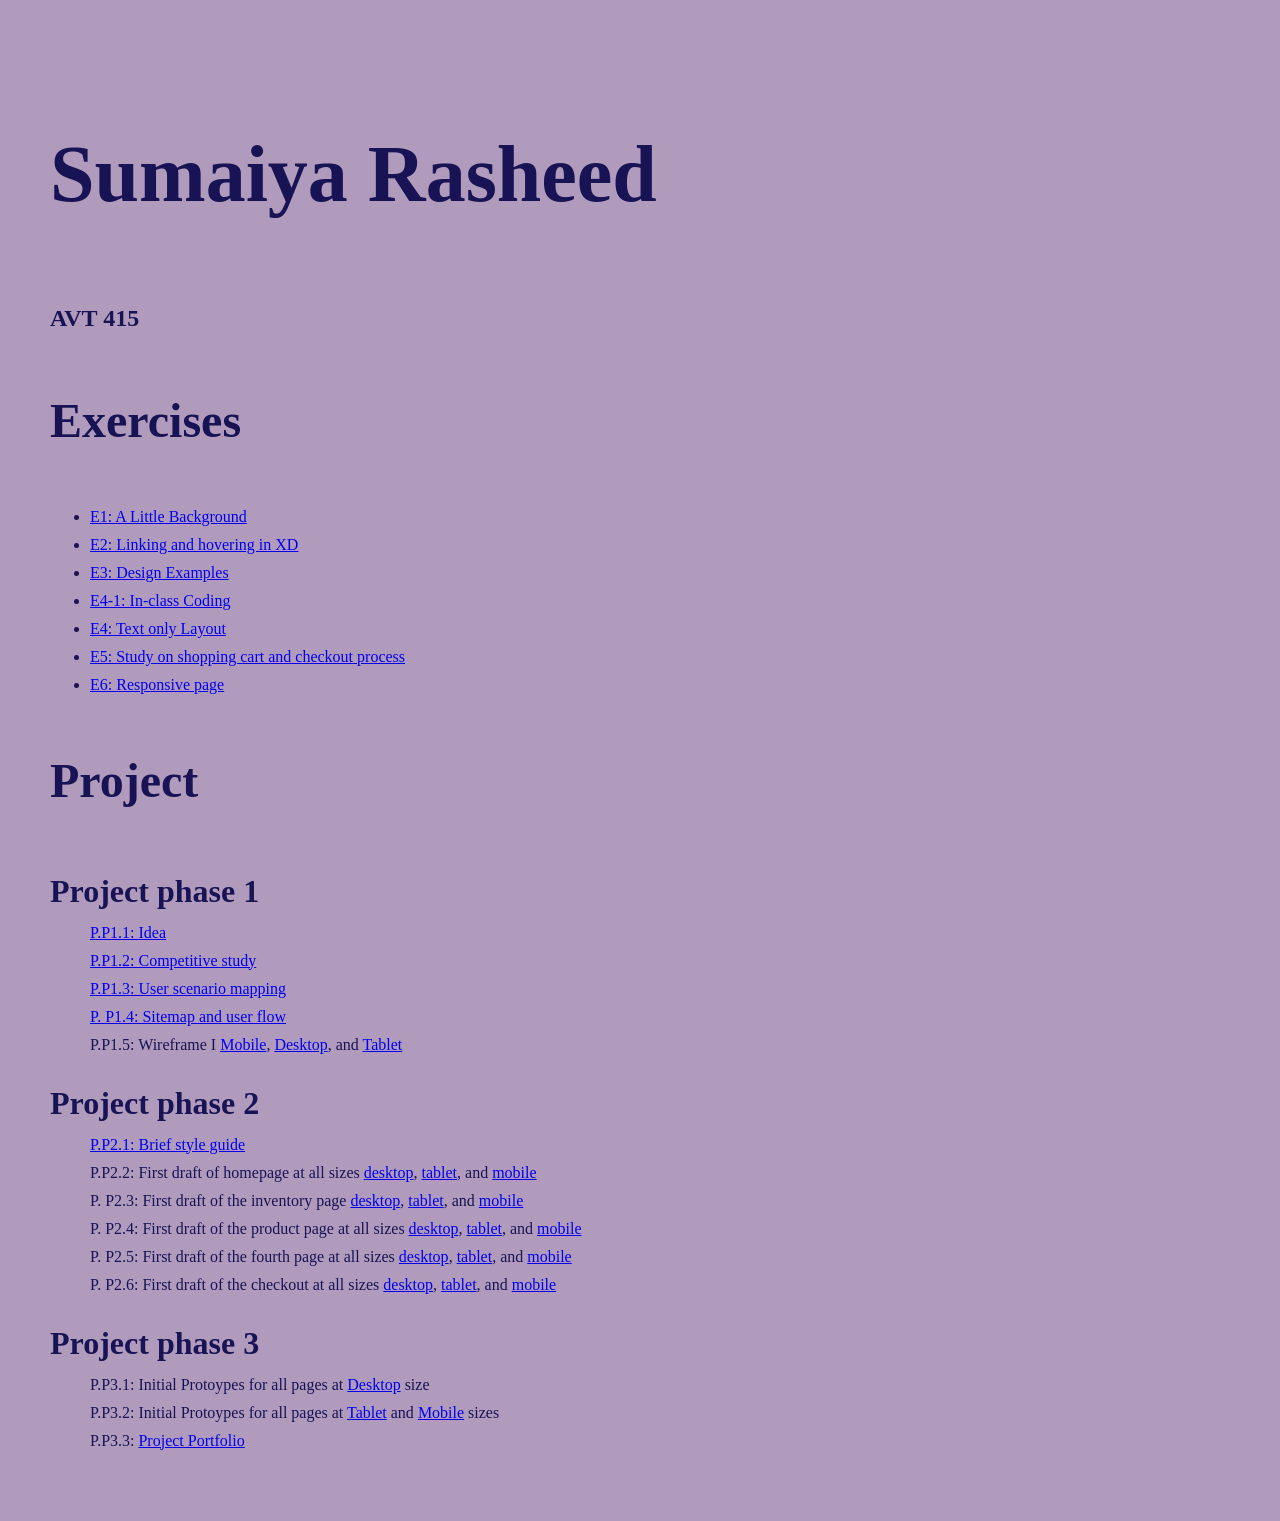
<file: index.html>
<!doctype html>
<html>
<head>
<meta charset="UTF-8">
<meta name="viewport" content="width=device-width, initial-scale=1.0">
<title>Course work of Sumaiya Rasheed</title>
<link rel="stylesheet" href="css/main.css">
</head>

<body>
<h1>Sumaiya Rasheed</h1>
	<h4>AVT 415</h4>
		<div class="column"><h2>Exercises</h2>
			<ul>
			<li><a href="https://www.figma.com/proto/SxTZbPqr4UMIvLpiRtdLYS/E1%3A-A-little-background?t=hX9mR5JKq9ofvq3g-1" target="_blank">E1: A Little Background</a></li> 
			<li><a href="https://www.figma.com/proto/SxTZbPqr4UMIvLpiRtdLYS/E1%3A-A-little-background?t=hX9mR5JKq9ofvq3g-1" target="_blank">E2: Linking and hovering in XD </a></li>
			<li><a href="https://www.figma.com/proto/jpfZCH3EzS0fYyeRN8XP50/E3%3A-Design-Examples?node-id=2-8&p=f&t=zOTcPVzpUDEDgO4E-0&scaling=contain&content-scaling=fixed&page-id=0%3A1" target="_blank">E3: Design Examples</a></li>
			<li><a href="ex/e4/E4-1- In-class Coding.html">E4-1: In-class Coding</a></li>
			<li><a href="ex/E4- Text only layout.html">E4: Text only Layout</a></li>
			<li><a href="https://www.figma.com/proto/RrvtR3Tm4kFkx5BiHc0UdK/E5%3A-Study-on-shopping-cart-and-checkout-process?node-id=1-2&p=f&t=Th0tTZTuwXaKFxNQ-1&scaling=scale-down&content-scaling=fixed&page-id=0%3A1" target="_blank">E5: Study on shopping cart and checkout process</a><br>
			  </li>
			<li><a href="for_students/index.html">E6: Responsive page</a>&nbsp;</li>
            </ul>
		</div>
		
<h2>Project</h2>
	
			<dl>
			<dt>Project phase 1</dt>
				
			<dd><a href="p_process/ideas.html" >P.P1.1: Idea</a></dd><dd>
			<a href="https://www.figma.com/proto/bF72ke6CYsKykys5XcTyxV/P.-P1.2%3A-Competitive-study?node-id=1-2&p=f&t=Z86DSOqtoH0KCL0Z-1&scaling=contain&content-scaling=fixed&page-id=0%3A1" target="_blank">
			P.P1.2: Competitive study</a></dd>
			<dd><a href="p_process/P. P1.3- User scenario mapping.html">P.P1.3: User scenario mapping</a></dd>
			<dd><a href="https://www.figma.com/proto/D4iFkZWWFhSL4TDz3UuvCN/P.-P1.4%3A-Sitemap-and-user-flow?node-id=1-5&p=f&t=sWCkD3aCrVR9KCwz-1&scaling=contain&content-scaling=fixed&page-id=0%3A1" target="new">P. P1.4: Sitemap and user flow</a></dd>
			<dd>P.P1.5: Wireframe I			  <a href="https://mymasonportal.gmu.edu/webapps/blackboard/content/listContent.jsp?course_id=_533736_1&content_id=_20500696_1#" data-ally-external-id="content:_20500698_1" data-ally-upload-type="RichContent" title="Alternative formats"><a href="https://www.figma.com/proto/JdW0GqUkBTnzb4Kgbnh2HC/P.-P1.5%3A-Wireframe-I?node-id=1-2&p=f&t=WvEDSI0px9ZPKk0a-1&scaling=scale-down&content-scaling=fixed&page-id=0%3A1" target="_blank">Mobile</a>, <a href="https://www.figma.com/proto/kjlUuf0ZVpfLITYPeYXgt7/P.-P1.5%3A-Wireframe-2?node-id=3-2&t=QiXEQPID3mO1zLTH-1&scaling=contain&content-scaling=fixed&page-id=0%3A1" target="_blank">Desktop</a>, and <a href="https://www.figma.com/proto/dayEoKnCAM4yelIjQ4cpHG/P.-P1.5%3A-Wireframe-3?node-id=2-5&p=f&t=SCGIk7IMk62nhYAo-1&scaling=scale-down&content-scaling=fixed&page-id=0%3A1" target="_blank">Tablet</a><br>
			  </a></dd>
			
			</dl>
		
			<dl>
<dt>Project phase 2</dt>
			<dd><a href="https://www.figma.com/proto/KgwjEukdU1KeWGuk9ZQqnj/P.-P2.1%3A-Brief-style-guide?node-id=2-4&p=f&t=VyFpapDYZKDJADCZ-1&scaling=contain&content-scaling=fixed&page-id=0%3A1" target="blank">P.P2.1: Brief style guide</a>
			</dd>
			<dd>P.P2.2: First draft of homepage at all sizes <a href="https://www.figma.com/proto/BoJEUPIwLtRKWpWsY4fjqu/P.-P2.2--First-draft-of-homepage-desktop?node-id=1-32&p=f&t=DloKovOEpZcWVKfk-1&scaling=scale-down-width&content-scaling=fixed&page-id=0%3A1" target="_blank">desktop</a>, <a href="https://www.figma.com/proto/o0SuZn98YxN6geLSDb6EUS/P.P2.2--First-draft-of-homepage-tablet?node-id=1-32&p=f&t=zhk1m5MKzmn13tmP-1&scaling=min-zoom&content-scaling=fixed&page-id=0%3A1" target="_blank">tablet</a>, and <a href="https://www.figma.com/proto/yr9em6SauLMMO3Lyg6KmTl/P.P2.2--First-draft-of-homepage-mobile?node-id=1-2&p=f&t=uVoC0qBb65dIfTfZ-1&scaling=min-zoom&content-scaling=fixed&page-id=0%3A1" target="_blank">mobile</a></dd>
			<dd>P. P2.3: First draft of the inventory page <a href="https://www.figma.com/proto/cBZGGhNU2vbB04bcz0pDjJ/P.-P2.3--First-draft-of-the-inventory-pageP.-P2.3--First-draft-of-the-inventory-page-desktop?node-id=1-27&p=f&t=OmZSm7QIPdnU4beP-1&scaling=scale-down-width&content-scaling=fixed&page-id=0%3A1" target="_blank">desktop</a>, <a href="https://www.figma.com/proto/WPAKkCCYlQeVyoyh7iet1F/P.-P2.3--First-draft-of-the-inventory-page-tablet?node-id=1-22&p=f&t=pP7r8t1zpgO5nTwx-1&scaling=min-zoom&content-scaling=fixed&page-id=0%3A1" target="_blank">tablet</a>, and <a href="https://www.figma.com/proto/MkxjO5o2REsIMC0Vlbptez/P.-P2.3--First-draft-of-the-inventory-page-mobile?node-id=1-17&t=6HO8UlzvwKdUWngq-1&scaling=min-zoom&content-scaling=fixed&page-id=0%3A1" target="_blank">mobile</a></dd>
			<dd>P. P2.4: First draft of the product page at all sizes <a href="https://www.figma.com/proto/IVS6i1DEKrbYVhzLEt3MtP/P.-P2.4--First-draft-of-the-product-page-desktop?node-id=1-59&p=f&t=bsdb6GaY7kR61EMn-1&scaling=scale-down-width&content-scaling=fixed&page-id=0%3A1" target="_blank">desktop</a>, <a href="https://www.figma.com/proto/b7Rvl4Dai7rcXmGiWgxAYO/P.-P2.4--First-draft-of-the-product-page-tablet?node-id=1-29&p=f&t=zLnw1euDS3metBOH-1&scaling=min-zoom&content-scaling=fixed&page-id=0%3A1" target="_blank">tablet</a>, and <a href="https://www.figma.com/proto/ggqgvGdNEH6AC3ZkzJdFwG/P.-P2.4--First-draft-of-the-product-page-mobile?node-id=1-9&t=MiOmbVxXaapnELmn-1&scaling=min-zoom&content-scaling=fixed&page-id=0%3A1" target="_blank">mobile</a></dd>
			<dd>P. P2.5: First draft of the fourth page at all sizes <a href="https://www.figma.com/proto/EibMdR552rak5BZ3a6xUbp/P.-P2.5--First-draft-of-the-fourth-page-desktop?node-id=1-29&p=f&t=l3PWVVG3QNpapxUM-1&scaling=scale-down-width&content-scaling=fixed&page-id=0%3A1" target="_blank">desktop</a>, <a href="https://www.figma.com/proto/9erEXmFzs3zsIes5Y6QEYC/P.-P2.5--First-draft-of-the-fourth-page-tablet?node-id=1-22&p=f&t=fAqnBlgwNjMNvDAW-1&scaling=min-zoom&content-scaling=fixed&page-id=0%3A1" target="_blank">tablet</a>, and <a href="https://www.figma.com/proto/dxSyVvnf0fA5hYlL2HCMZe/P.-P2.5--First-draft-of-the-fourth-page-mobile?node-id=1-2&t=soPBGHTlmH3gE0va-1&scaling=min-zoom&content-scaling=fixed&page-id=0%3A1" target="_blank">mobile</a></dd>
			<dd>P. P2.6: First draft of the checkout at all sizes <a href="https://www.figma.com/proto/BVJmeXYQvbranG0cpEaJnU/P.-P2.6--First-draft-of-the-checkout-desktop?node-id=1-14&p=f&t=WZPty7T4J9BHpl5r-1&scaling=scale-down-width&content-scaling=fixed&page-id=0%3A1" target="_blank">desktop</a>, <a href="https://www.figma.com/proto/ayyUiksRvaeOyHDhNlmNlY/P.-P2.6--First-draft-of-the-checkout-tablet?node-id=1-7&p=f&t=vPguwJzDh92vIgoh-1&scaling=min-zoom&content-scaling=fixed&page-id=0%3A1" target="_blank">tablet</a>, and <a href="https://www.figma.com/proto/IWbWllrOejjas8Kqb96uhX/P.-P2.6--First-draft-of-the-checkout-mobile?node-id=1-7&p=f&t=PM3ZxWCWOUnvRoP9-1&scaling=min-zoom&content-scaling=fixed&page-id=0%3A1" target="_blank">mobile</a></dd>
</dl>
			<dl>
				
<dt>Project phase 3</dt>
			<dd>P.P3.1: Initial Protoypes for all pages at <a href="https://www.figma.com/proto/ZhyNf8qyzjFXV93pKaUXHq/Desktop?node-id=1-2&t=6g0B50WEMurkooTB-1&scaling=scale-down-width&content-scaling=fixed&page-id=0%3A1&starting-point-node-id=54%3A201" target="_blank">Desktop</a> size </dd>
			<dd>P.P3.2: Initial Protoypes for all pages at <a href="https://www.figma.com/proto/WeOTtQClgMci2XHh1dj55P/Tablet?node-id=1-2&p=f&t=2JmWK1PdyhcgXDu8-1&scaling=min-zoom&content-scaling=fixed&page-id=0%3A1" target="_blank">Tablet</a> and <a href="https://www.figma.com/proto/BFK4BeoUnI0VKrntXQ1Z1B/Mobile?node-id=1-2&p=f&t=9qvmJYCzElhSfa5U-1&scaling=min-zoom&content-scaling=fixed&page-id=0%3A1" target="_blank">Mobile</a> sizes</dd>
			<dd>P.P3.3: <a href="https://www.figma.com/proto/WbmWFaYqRRMqKvluIW0kBk/Project-Portfolio?node-id=1-2&p=f&t=RpKs0akmby1ercJh-1&scaling=contain&content-scaling=fixed&page-id=0%3A1" target="_blank">Project Portfolio</a></dd>
			
</body>
</html>
</file>
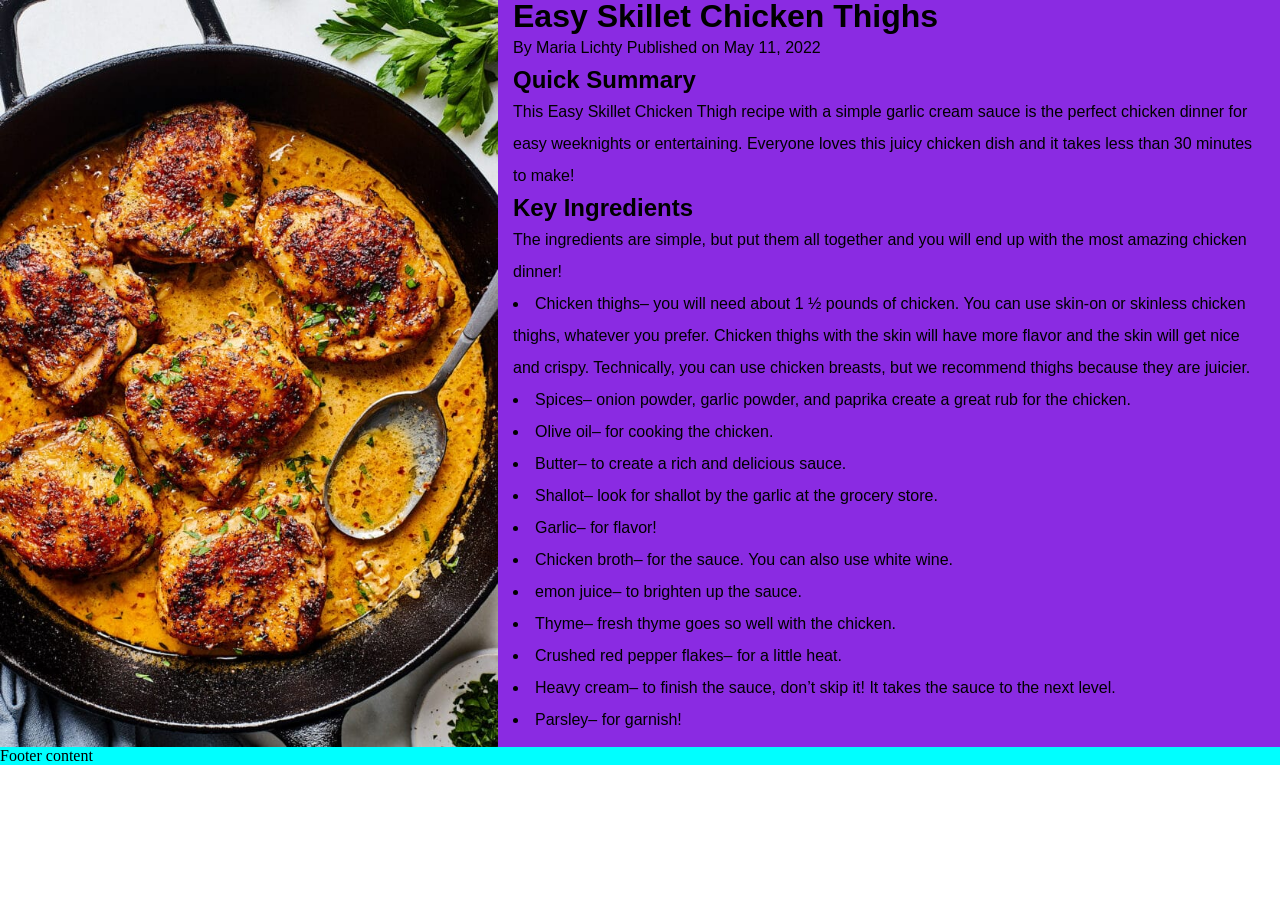
<file: for_students/index.html>
<!doctype html>
<html>
<head>
<meta charset="UTF-8">
<meta>
<meta name="viewport" content="width=device-width, initial-scale=1.0" />
<title>Responive web page</title>
<link rel="stylesheet" href="style.css">
</head>

<body>
	<div id="recipe">
		<img src="Chicken.jpeg" alt=""> 
																						  
		<div id="summary">
		<h1>Easy Skillet Chicken Thighs</h1>
		<div id="author">By Maria Lichty
		Published on May 11, 2022</div>
		<h2>Quick Summary</h2>

<p>This Easy Skillet Chicken Thigh recipe with a simple garlic cream sauce is the perfect chicken dinner for easy weeknights or entertaining. Everyone loves this juicy chicken dish and it takes less than 30 minutes to make!</p>

<h2>Key Ingredients</h2>
<p>The ingredients are simple, but put them all together and you will end up with the most amazing chicken dinner!</p>
<li>Chicken thighs– you will need about 1 ½ pounds of chicken. You can use skin-on or skinless chicken thighs, whatever you prefer. Chicken thighs with the skin will have more flavor and the skin will get nice and crispy. Technically, you can use chicken breasts, but we recommend thighs because they are juicier.</li>
<li>Spices– onion powder, garlic powder, and paprika create a great rub for the chicken.</li>
<li>Olive oil– for cooking the chicken.</li>
<li>Butter– to create a rich and delicious sauce.</li>
<li>Shallot– look for shallot by the garlic at the grocery store.</li>
<li>Garlic– for flavor!</li>
<li>Chicken broth– for the sauce. You can also use white wine.</li>
<li>emon juice– to brighten up the sauce.</li>
<li>Thyme– fresh thyme goes so well with the chicken.</li>
<li>Crushed red pepper flakes– for a little heat.</li>
<li>Heavy cream– to finish the sauce, don’t skip it! It takes the sauce to the next level.</li>
<li>Parsley– for garnish!</lil>
	    </div>
</div>
	<footer>
		<p>Footer content</p>
	</footer>

</body>
</html>
</file>
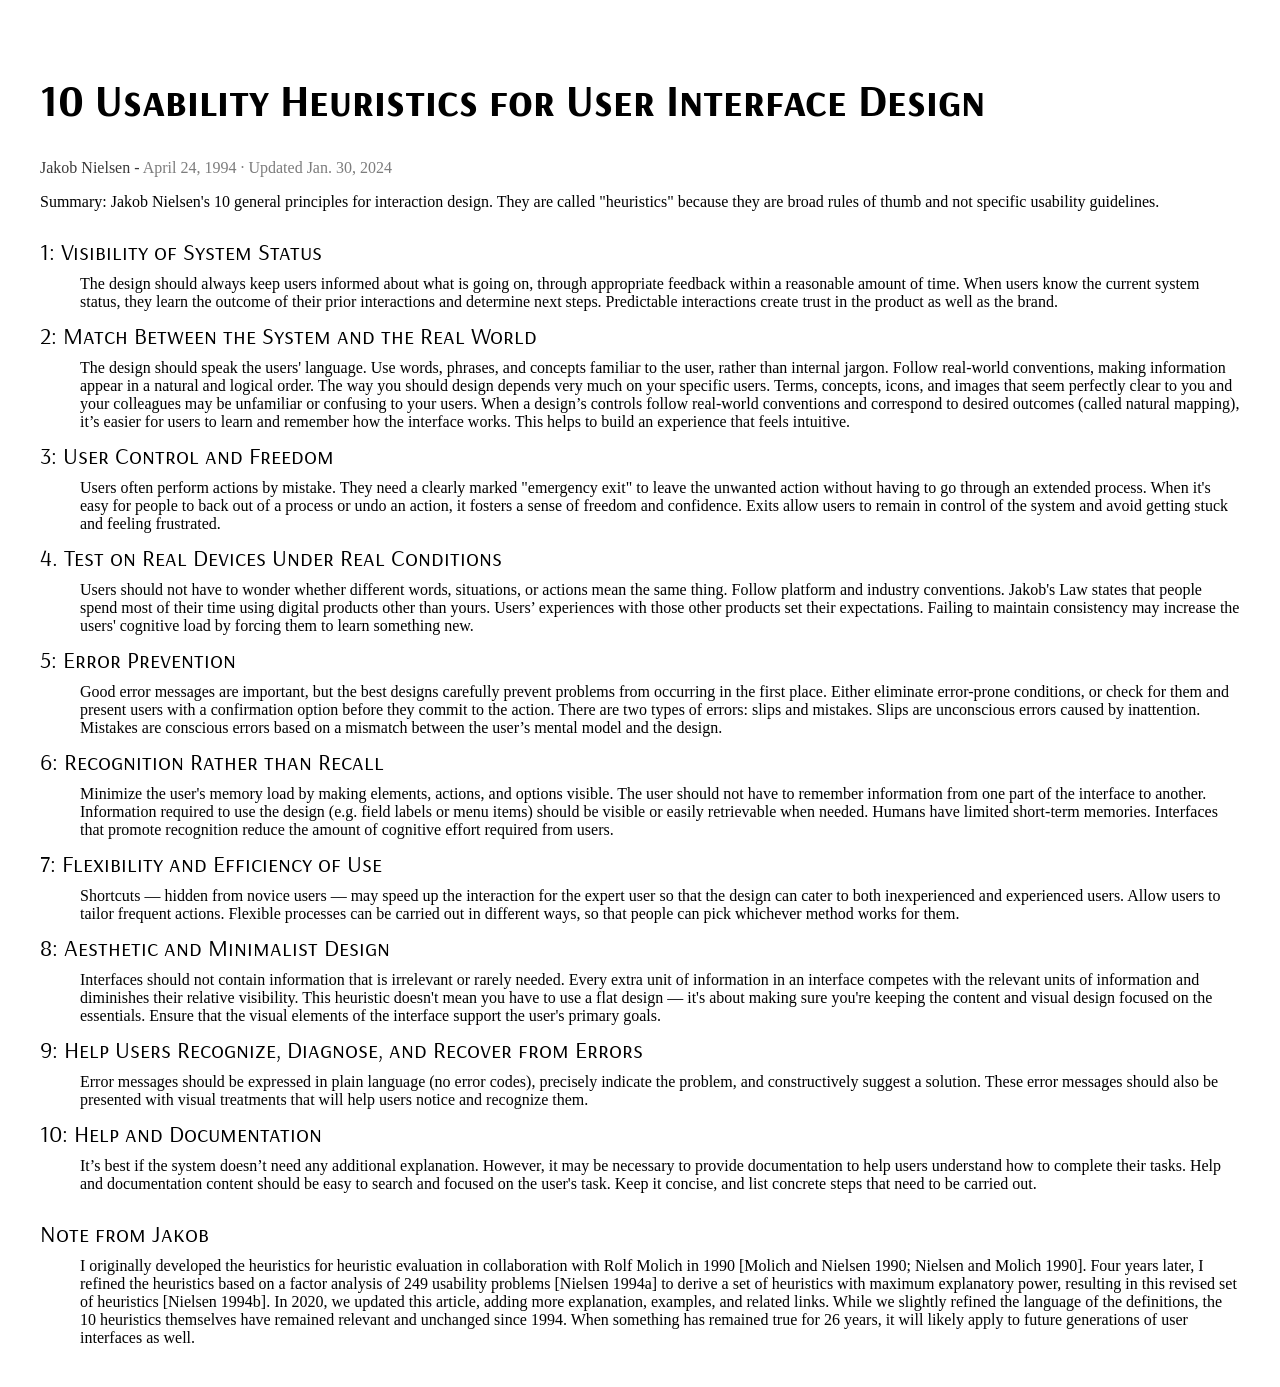
<file: ex/E4- Text only layout.html>
<!doctype html>
<html>
<head>
<meta charset="UTF-8">
<title>E4: Text only layout</title>
<link href="../css/E4- Text only layout.css" rel="stylesheet" type="text/css">
<link rel="preconnect" href="https://fonts.googleapis.com">
<link rel="preconnect" href="https://fonts.gstatic.com" crossorigin>
<link href="https://fonts.googleapis.com/css2?family=Arsenal+SC:ital,wght@0,400;0,700;1,400;1,700&family=Modak&family=Playfair:ital,opsz,wght@0,5..1200,300..900;1,5..1200,300..900&display=swap" rel="stylesheet">
</head>

<body>
<article>
	
	<h1>10 Usability Heuristics for User Interface Design</h1>
	<p class="author">Jakob Nielsen - <span class="date">April 24, 1994 · Updated Jan. 30, 2024</span></p>
	<p>Summary:  Jakob Nielsen's 10 general principles for interaction design. They are called "heuristics" because they are broad rules of thumb and not specific usability guidelines.</p>
	
	<dl>
			<dt>1: Visibility of System Status</dt>
		
			<dd>The design should always keep users informed about what is going on, through appropriate feedback within a reasonable amount of time. When users know the current system status, they learn the outcome of their prior interactions and determine next steps. Predictable interactions create trust in the product as well as the brand.</dd>
		
			<dt>2: Match Between the System and the Real World</dt>
		
			<dd>The design should speak the users' language. Use words, phrases, and concepts familiar to the user, rather than internal jargon. Follow real-world conventions, making information appear in a natural and logical order. The way you should design depends very much on your specific users. Terms, concepts, icons, and images that seem perfectly clear to you and your colleagues may be unfamiliar or confusing to your users. When a design’s controls follow real-world conventions and correspond to desired outcomes (called natural mapping), it’s easier for users to learn and remember how the interface works. This helps to build an experience that feels intuitive.</dd>
		
			<dt>3: User Control and Freedom</dt>
		
			<dd>Users often perform actions by mistake. They need a clearly marked "emergency exit" to leave the unwanted action without having to go through an extended process. When it's easy for people to back out of a process or undo an action, it fosters a sense of freedom and confidence. Exits allow users to remain in control of the system and avoid getting stuck and feeling frustrated.</dd>
		
			<dt>4. Test on Real Devices Under Real Conditions</dt>
		
			<dd>Users should not have to wonder whether different words, situations, or actions mean the same thing. Follow platform and industry conventions. Jakob's Law states that people spend most of their time using digital products other than yours. Users’ experiences with those other products set their expectations. Failing to maintain consistency may increase the users' cognitive load by forcing them to learn something new.</dd>
		
		    <dt>5: Error Prevention</dt>
		
			<dd>Good error messages are important, but the best designs carefully prevent problems from occurring in the first place. Either eliminate error-prone conditions, or check for them and present users with a confirmation option before they commit to the action. There are two types of errors: slips and mistakes. Slips are unconscious errors caused by inattention. Mistakes are conscious errors based on a mismatch between the user’s mental model and the design.</dd>
		
			<dt>6: Recognition Rather than Recall</dt>
		
			<dd>Minimize the user's memory load by making elements, actions, and options visible. The user should not have to remember information from one part of the interface to another. Information required to use the design (e.g. field labels or menu items) should be visible or easily retrievable when needed. Humans have limited short-term memories. Interfaces that promote recognition reduce the amount of cognitive effort required from users.</dd>
		
			<dt>7: Flexibility and Efficiency of Use</dt>
		
			<dd>Shortcuts — hidden from novice users — may speed up the interaction for the expert user so that the design can cater to both inexperienced and experienced users. Allow users to tailor frequent actions. Flexible processes can be carried out in different ways, so that people can pick whichever method works for them.</dd>
		
			<dt>8: Aesthetic and Minimalist Design</dt>
		
			<dd>Interfaces should not contain information that is irrelevant or rarely needed. Every extra unit of information in an interface competes with the relevant units of information and diminishes their relative visibility. This heuristic doesn't mean you have to use a flat design — it's about making sure you're keeping the content and visual design focused on the essentials. Ensure that the visual elements of the interface support the user's primary goals.</dd>
		
			<dt>9: Help Users Recognize, Diagnose, and Recover from Errors</dt>
		
			<dd>Error messages should be expressed in plain language (no error codes), precisely indicate the problem, and constructively suggest a solution. These error messages should also be presented with visual treatments that will help users notice and recognize them.</dd>
		
			<dt>10: Help and Documentation</dt>
		
			<dd>It’s best if the system doesn’t need any additional explanation. However, it may be necessary to provide documentation to help users understand how to complete their tasks. Help and documentation content should be easy to search and focused on the user's task. Keep it concise, and list concrete steps that need to be carried out.</dd>
  </dl>
	
			<dt>Note from Jakob</dt>
			
			<dd>I originally developed the heuristics for heuristic evaluation in collaboration with Rolf Molich in 1990 [Molich and Nielsen 1990; Nielsen and Molich 1990]. Four years later, I refined the heuristics based on a factor analysis of 249 usability problems [Nielsen 1994a] to derive a set of heuristics with maximum explanatory power, resulting in this revised set of heuristics [Nielsen 1994b]. In 2020, we updated this article, adding more explanation, examples, and related links. While we slightly refined the language of the definitions, the 10 heuristics themselves have remained relevant and unchanged since 1994. When something has remained true for 26 years, it will likely apply to future generations of user interfaces as well.</dd>
	
</article>	
</body>
</html>
</file>
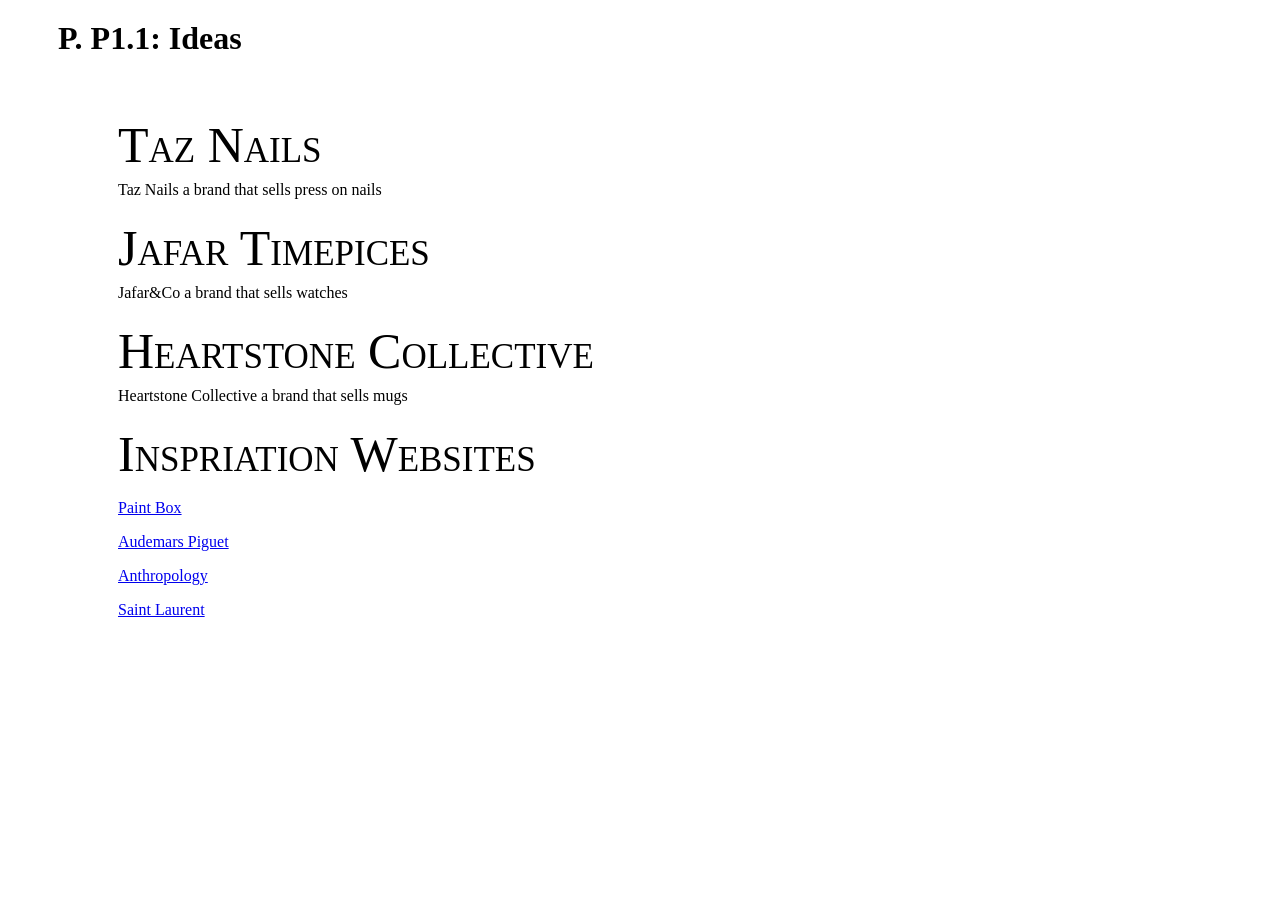
<file: p_process/ideas.html>
<!doctype html>
<html>
<head>
<meta charset="UTF-8">
<title>P. P1.1: Ideas</title>
<link href="../css/ideas.css" rel="stylesheet" type="text/css">
</head>

<body>
<h1>P. P1.1: Ideas</h1>
<p>&nbsp;</p>
	<h2>Taz Nails</h2>
<p1>Taz Nails a brand that sells press on nails</p1>
	<h2>Jafar Timepices</h2>
		<p1>Jafar&amp;Co a brand that sells watches</p1>
	<h2>Heartstone Collective</h2>
		<p1>Heartstone Collective a brand that sells mugs</p1>
<h2>Inspriation Websites</h2>
		<p2>
		  <p><a href="https://paint-box.com/" target="_blank">Paint Box</a></p>
		  <p><a href="https://www.audemarspiguet.com/com/en/home.html" target="_blank">Audemars Piguet</a></p>
		  <p><a href="https://www.anthropologie.com/anthrohome/?brand-switch=1&ref=tab" target="_blank">Anthropology</a></p>
		  <p><a href="https://www.ysl.com/en-us" target="_blank">Saint Laurent</a></p>
		</p2>
</body>
</html>
</file>
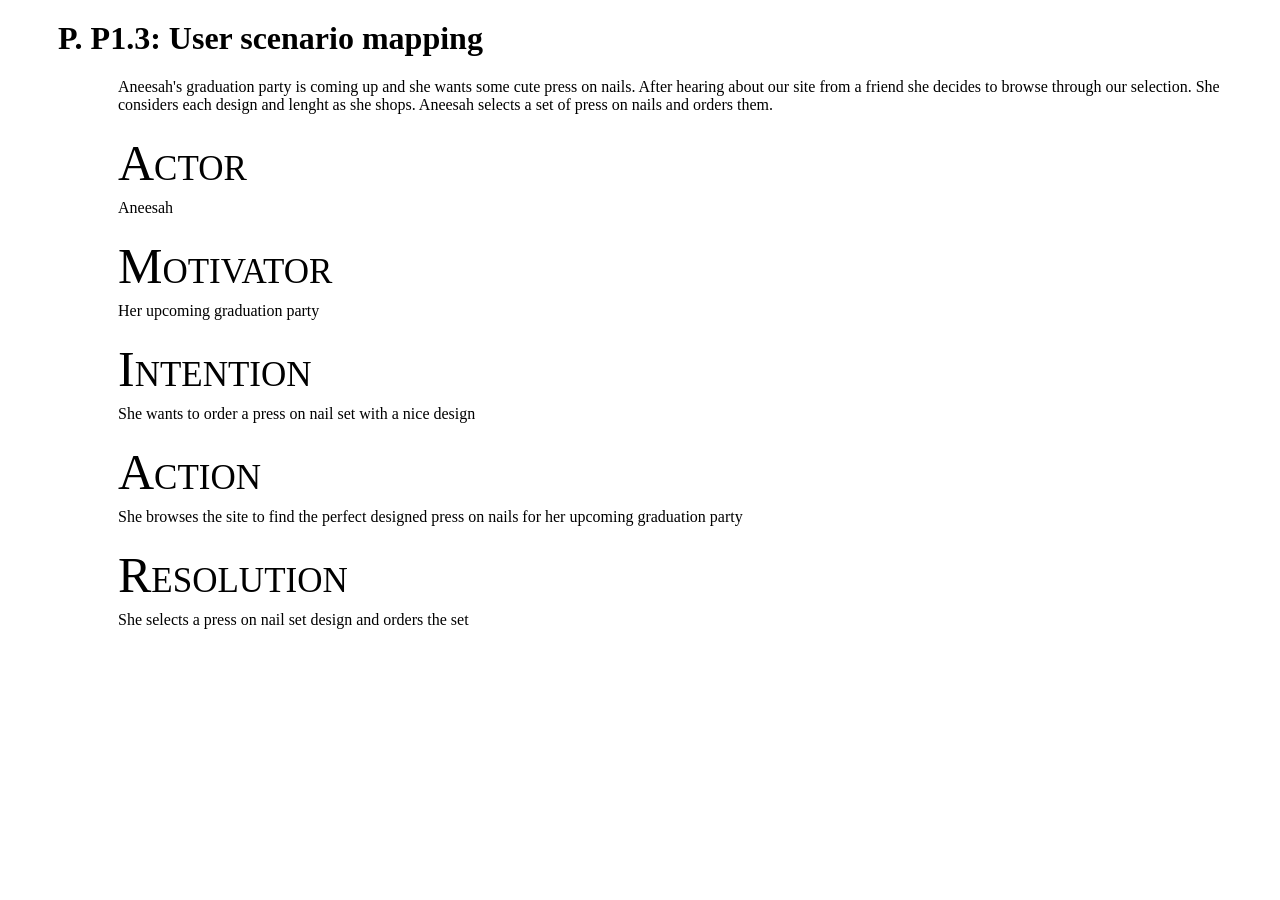
<file: p_process/P. P1.3- User scenario mapping.html>
<!doctype html>
<html>
<head>
<meta charset="UTF-8">
<title>P. P1.3: User scenario mapping</title>
<link href="../css/P. P1.3- User scenario mapping.css" rel="stylesheet" type="text/css">
</head>

<body>

	<h1 style="font-family: Baskerville, 'Palatino Linotype', Palatino, 'Century Schoolbook L', 'Times New Roman', serif">P. P1.3: User scenario mapping</h1>
	
	<p>Aneesah's graduation party is coming up and she wants some cute press on nails. After hearing about our site from a friend she decides to browse through our selection. She considers each design and lenght as she shops. Aneesah selects a set of press on nails and orders them.</p>
	
	<h2 style="font-family: Baskerville, 'Palatino Linotype', Palatino, 'Century Schoolbook L', 'Times New Roman', serif">Actor</h2>
	
	<p>Aneesah</p>
	
	<h2>Motivator</h2>
	
	<p>Her upcoming graduation party</p>
	
	<h2>Intention</h2>
	
	<p>She wants to order a press on nail set with a nice design</p>
	
	<h2>Action</h2>
	
	<p>She browses the site to find the perfect designed press on nails for her upcoming graduation party</p>
	
	<h2>Resolution</h2>
	
	<p>She selects a press on nail set design and orders the set</p>
	
</body>
</html>
</file>
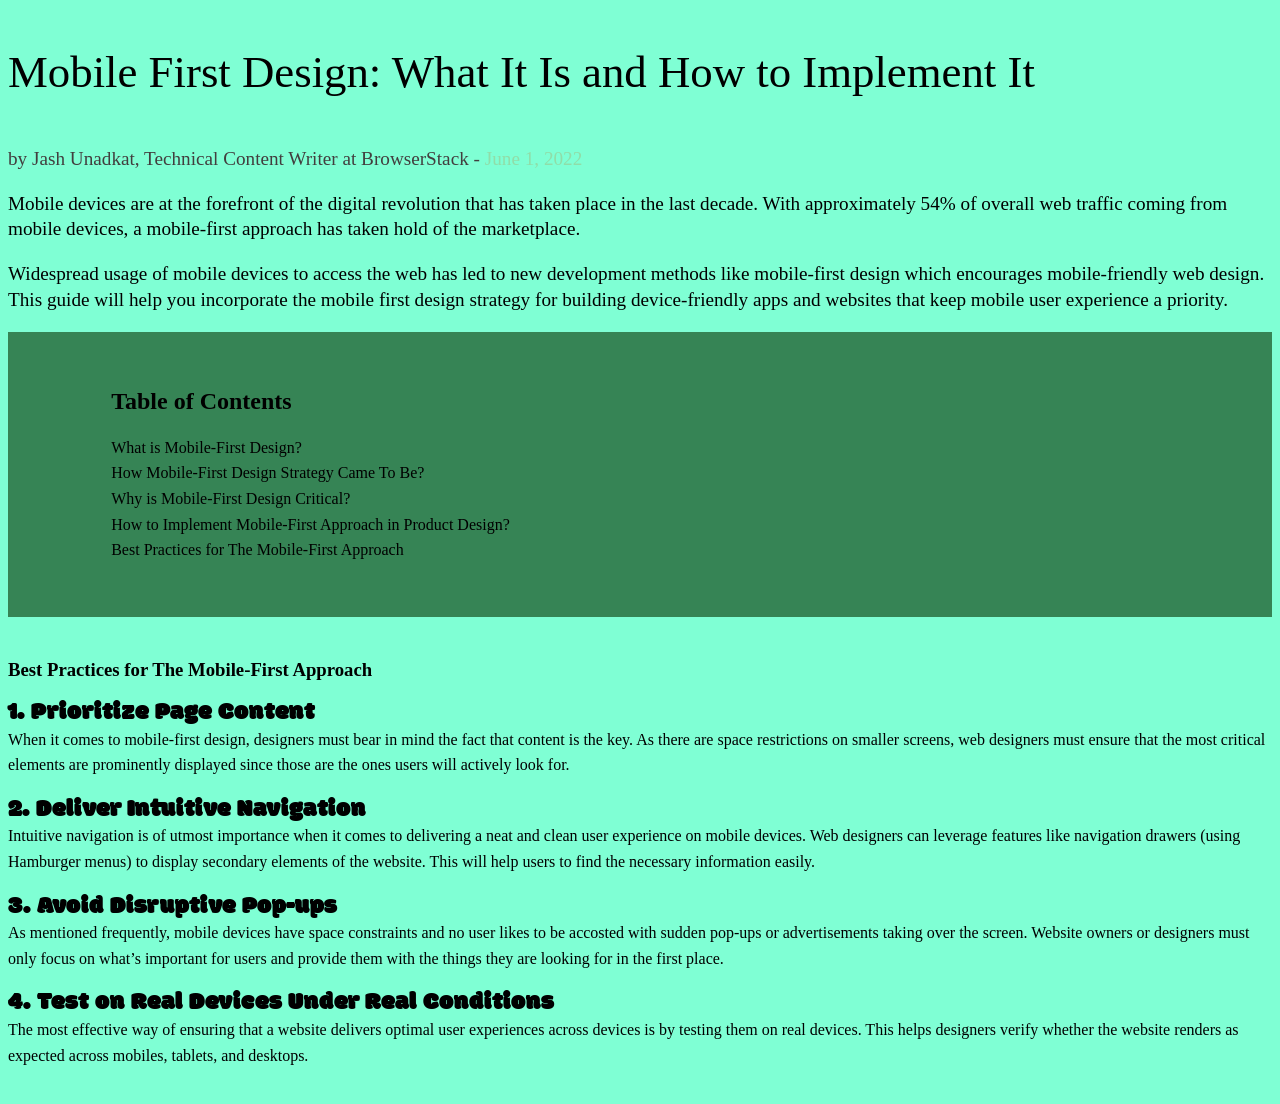
<file: ex/e4/E4-1- In-class Coding.html>
<!doctype html>
<html>
<head>
<meta charset="UTF-8">
<title>Day 1 Review</title>
	<link rel="preconnect" href="https://fonts.googleapis.com">
<link rel="preconnect" href="https://fonts.gstatic.com" crossorigin>
<link href="https://fonts.googleapis.com/css2?family=Arsenal+SC:ital,wght@0,400;0,700;1,400;1,700&family=Modak&display=swap" rel="stylesheet">
<link href="E4-1- In-class Codin.css" rel="stylesheet" type="text/css">
</head>

<body>
<article>
	
		<h1>Mobile First Design: What It Is and How to Implement It</h1>
			<p class="author">by Jash Unadkat, Technical Content Writer at BrowserStack - <span class="date">June 1, 2022</span></p>
			
			<div id="intro">
			<p>Mobile devices are at the forefront of the digital revolution that has taken place in the last decade. With approximately 54% of overall web traffic coming from mobile devices, a mobile-first approach has taken hold of the marketplace.</p>
			<p>Widespread usage of mobile devices to access the web has led to new development methods like mobile-first design which encourages mobile-friendly web design. This guide will help you incorporate the mobile first design strategy for building device-friendly apps and websites that keep mobile user experience a priority.</p>
		</div>
			
			<div id="toc">
			<ul>
				<h2>Table of Contents</h2>
				<li>What is Mobile-First Design?</li>
				<li>How Mobile-First Design Strategy Came To Be?</li>
				<li>Why is Mobile-First Design Critical?	</li>
				<li>How to Implement Mobile-First Approach in Product Design? </li>
				<li>Best Practices for The Mobile-First Approach</li>
			</ul>
			</div>
			
			<h3>Best Practices for The Mobile-First Approach</h3>
			<dl>
			<dt>1. Prioritize Page Content</dt>
			<dd>When it comes to mobile-first design, designers must bear in mind the fact that content is the key. As there are space restrictions on smaller screens, web designers must ensure that the most critical elements are prominently displayed since those are the ones users will actively look for.</dd>
			<dt>2. Deliver Intuitive Navigation</dt>
			<dd>Intuitive navigation is of utmost importance when it comes to delivering a neat and clean user experience on mobile devices. Web designers can leverage features like navigation drawers (using Hamburger menus) to display secondary elements of the website. This will help users to find the necessary information easily.</dd>
			<dt>3. Avoid Disruptive Pop-ups</dt>
			<dd>As mentioned frequently, mobile devices have space constraints and no user likes to be accosted with sudden pop-ups or advertisements taking over the screen. Website owners or designers must only focus on what’s important for users and provide them with the things they are looking for in the first place.</dd>
			<dt>4. Test on Real Devices Under Real Conditions</dt>
			<dd>The most effective way of ensuring that a website delivers optimal user experiences across devices is by testing them on real devices. This helps designers verify whether the website renders as expected across mobiles, tablets, and desktops.</dd>
  </dl>
	</article>
</body>
</html>
</file>
<file: css/main.css>
@charset "UTF-8";
/* CSS Document */
* {
  box-sizing: border-box;
}
html {font-size: 100%;} /*16px*/

body {
  background-color: #b09bbd;
  color: #181354;
  margin: 0;
  padding: 50px;
  line-height: 1.75;
}
h1 {

  font-size: 5em;
}

h2 {font-size: 3em;

}

h4 {font-size: 1.5em;
margin-top: 0;

}

dt {
	font-size: 2em;
	font-weight: bold;
}
</file>
<file: for_students/style.css>
@charset "UTF-8";
/* CSS Document */
* {
  margin: 0;
  box-sizing: border-box;
}
html, body {
  height: 100%;
  margin: 0;
}
body {
	max-inline-size: 1440px;
	margin-inline: auto;
}
#fullheight {
	height:100%;
	min-height:100%;
	display: grid;
	grid-template-columns: auto 1fr auto;
}	
#recipe {
	font-family: "Gill Sans", "Gill Sans MT", "Myriad Pro", "DejaVu Sans Condensed", Helvetica, Arial, "sans-serif";
	line-height: 2em;
}

img {
	width:100%;
	height:auto;
}

footer {
	background-color: aqua;
}

/* Small devices (portrait tablets and large phones, 480px and up) */
@media only screen and (min-width: 480px) {
  #recipe {background: green;
	display: grid;
	grid-template-columns: 1fr; 
	}
}

/* Medium devices (landscape tablets, 768px and up) */
@media only screen and (min-width: 768px) {
  #recipe {background: blue;
	display: grid;
	grid-template-columns: 1fr 1fr; 
} 
}

/* Medium devices (landscape tablets, 1200px and up) */
@media only screen and (min-width:1220px){
	body{ height: 100%;}
	
	#recipe {
		background-color: blueviolet;
		display:grid;
		grid-template-columns: 1fr 1.5fr;
		gap: 15px;
		padding-right: 20px;
	}
}
</file>
<file: css/E4- Text only layout.css>
@charset "UTF-8";
/* CSS Document */

article {
	margin: 80%;
	margin: 0 auto;
	padding: 2em
}

h1 { 
	font-family: "Arsenal SC", serif;
  	font-weight: 700;
  	font-style: normal;
	font-size: 2.8em;
	line-height: 1em;
}

p {
	font-size: 1em;
}

.author{
	font-size: lem;
	color:#3A3939;
}

.date{
	color:#7C7C7C
}

dt {
	font-family: "Arsenal SC", serif;
  	font-weight: 400;
  	font-style: normal;	
	font-size: 1.5em;
	line-height: 2em;
}
</file>
<file: css/ideas.css>
@charset "UTF-8";
body h1 {
    font-family: Baskerville, "Palatino Linotype", Palatino, "Century Schoolbook L", "Times New Roman", serif;
    font-style: normal;
    font-weight: bold;
    padding-left: 30px;
    margin-left: 20px;
    margin-top: 20px;
    margin-right: 0px;
    font-size: xx-large;
}
/* CSS Document */

body h2 {
    font-family: Baskerville, "Palatino Linotype", Palatino, "Century Schoolbook L", "Times New Roman", serif;
    font-style: normal;
    font-weight: normal;
    margin-top: 20px;
    margin-left: 20px;
    padding-left: 90px;
    font-size: 50px;
    font-variant: small-caps;
    text-align: left;
    margin-bottom: 7px;
}
body p1 {
    font-family: Baskerville, "Palatino Linotype", Palatino, "Century Schoolbook L", "Times New Roman", serif;
    margin-left: 20px;
    margin-bottom: 0px;
    padding-left: 90px;
    top: 60px;
    text-align: left;
    padding-top: 0px;
    margin-top: 0px;
}
body p {
    font-family: Baskerville, "Palatino Linotype", Palatino, "Century Schoolbook L", "Times New Roman", serif;
    margin-left: 20px;
    padding-left: 90px;
    text-align: left;
}
</file>
<file: css/P. P1.3- User scenario mapping.css>
@charset "UTF-8";
/* CSS Document */

body h1 {
    font-family: Baskerville, "Palatino Linotype", Palatino, "Century Schoolbook L", "Times New Roman", serif;
    font-style: normal;
    font-weight: bold;
    padding-left: 30px;
    margin-left: 20px;
    margin-top: 20px;
    margin-right: 0px;
    font-size: xx-large;
}
/* CSS Document */

body h2 {
    font-family: Baskerville, "Palatino Linotype", Palatino, "Century Schoolbook L", "Times New Roman", serif;
    font-style: normal;
    font-weight: normal;
    margin-top: 20px;
    margin-left: 20px;
    padding-left: 90px;
    font-size: 50px;
    font-variant: small-caps;
    text-align: left;
    margin-bottom: 7px;
}
body p {
    font-family: Baskerville, "Palatino Linotype", Palatino, "Century Schoolbook L", "Times New Roman", serif;
    margin-left: 20px;
    margin-bottom: 0px;
    padding-left: 90px;
    top: 60px;
    text-align: left;
    padding-top: 0px;
    margin-top: 0px;
}
</file>
<file: ex/e4/E4-1- In-class Codin.css>
@charset "UTF-8";
/* CSS Document */
body {
	background-color: aquamarine;
	font-size:100%;
	line-height: 1.6em;
	ont-family: Georgia, serif;
}

article {
	margin: 80%;
	margin: 0 auto;
}

h1 { 
	font-weight: 200;
	font-color: rgb(77, 77, 77);
	font-size: 2.8em;
	line-height: 1.6em;
}


p {
	font-size: 1.2em;
}

#toc {
	background-color:#368455;
	padding: 3% 5%;
	margin-bottom: 40px;
}

li{
	list-style: none;
}

dt{
	font-family: Modak, serif;
	ont-weight: 400;
  	font-style: normal;
	font-size: 1.6em;
}

dd{
	margin-left: 0;
	padding-bottom: 20px;
}

.author{
	font-size: lem;
	color:#423E3E;
}

.date{
	color:#AA66
}
</file>
